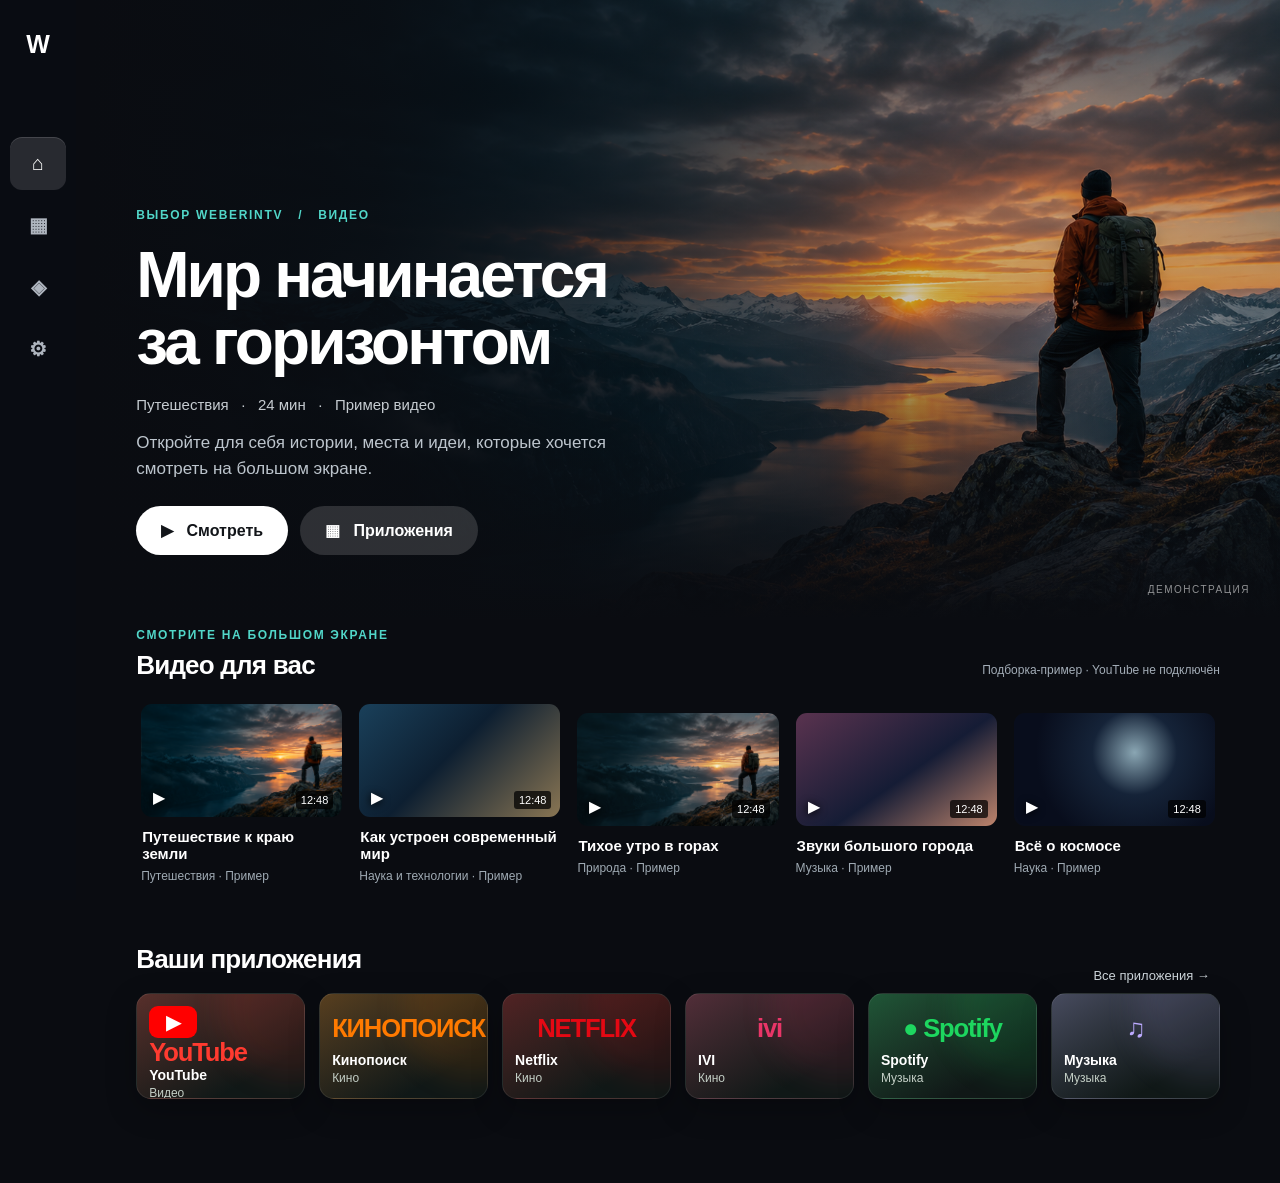
<file: prototype/index.html>
<!doctype html><html lang="ru"><head><meta charset="utf-8"><meta name="viewport" content="width=device-width,initial-scale=1"><title>WeberinTV — прототип</title><link rel="stylesheet" href="style.css"></head><body><div id="app"></div><script src="app.js"></script></body></html>
</file>
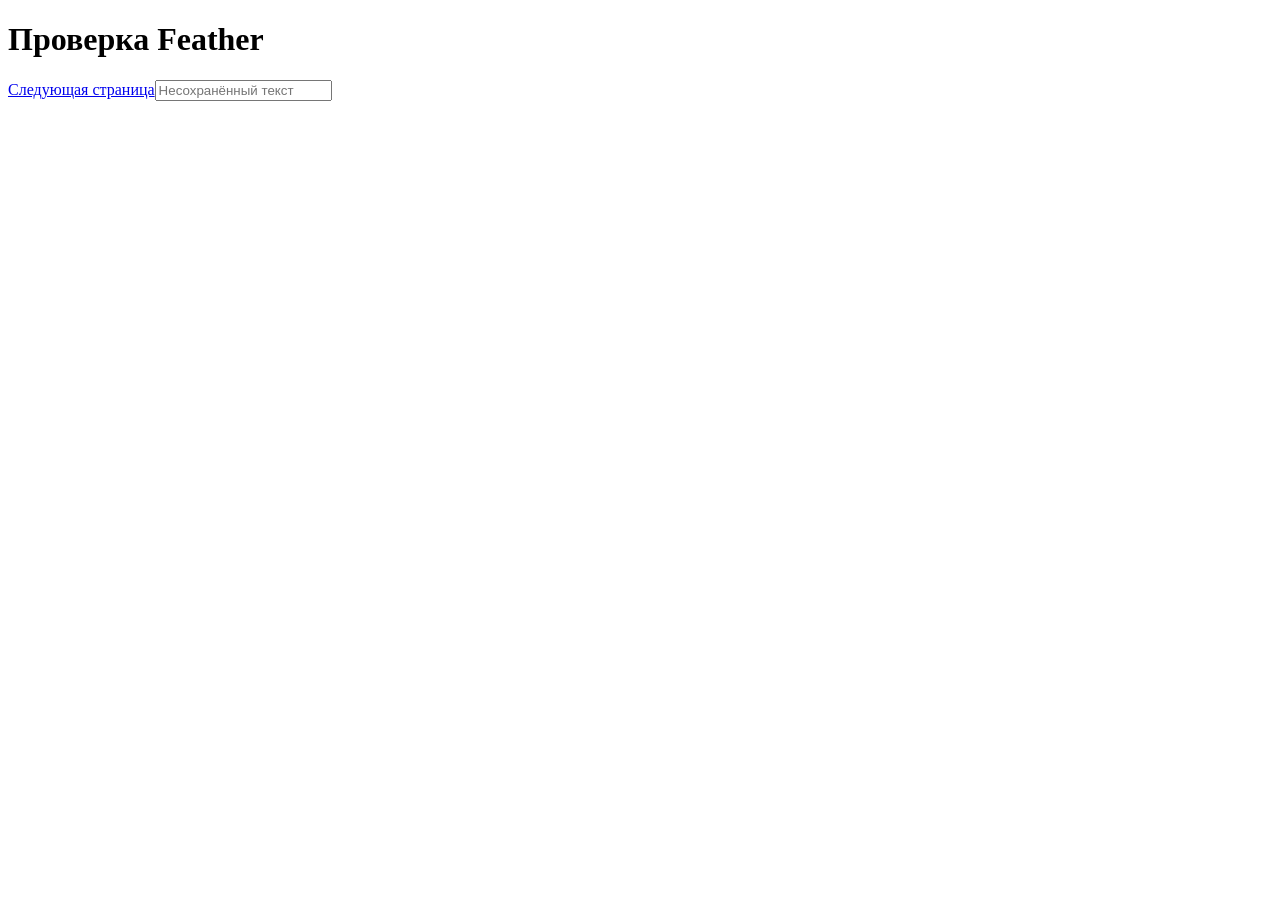
<file: tests/fixture/index.html>
<!doctype html><html lang="ru"><meta charset="utf-8"><title>Проверка Feather</title><body><h1>Проверка Feather</h1><a href="second.html">Следующая страница</a><input placeholder="Несохранённый текст"></body></html>
</file>
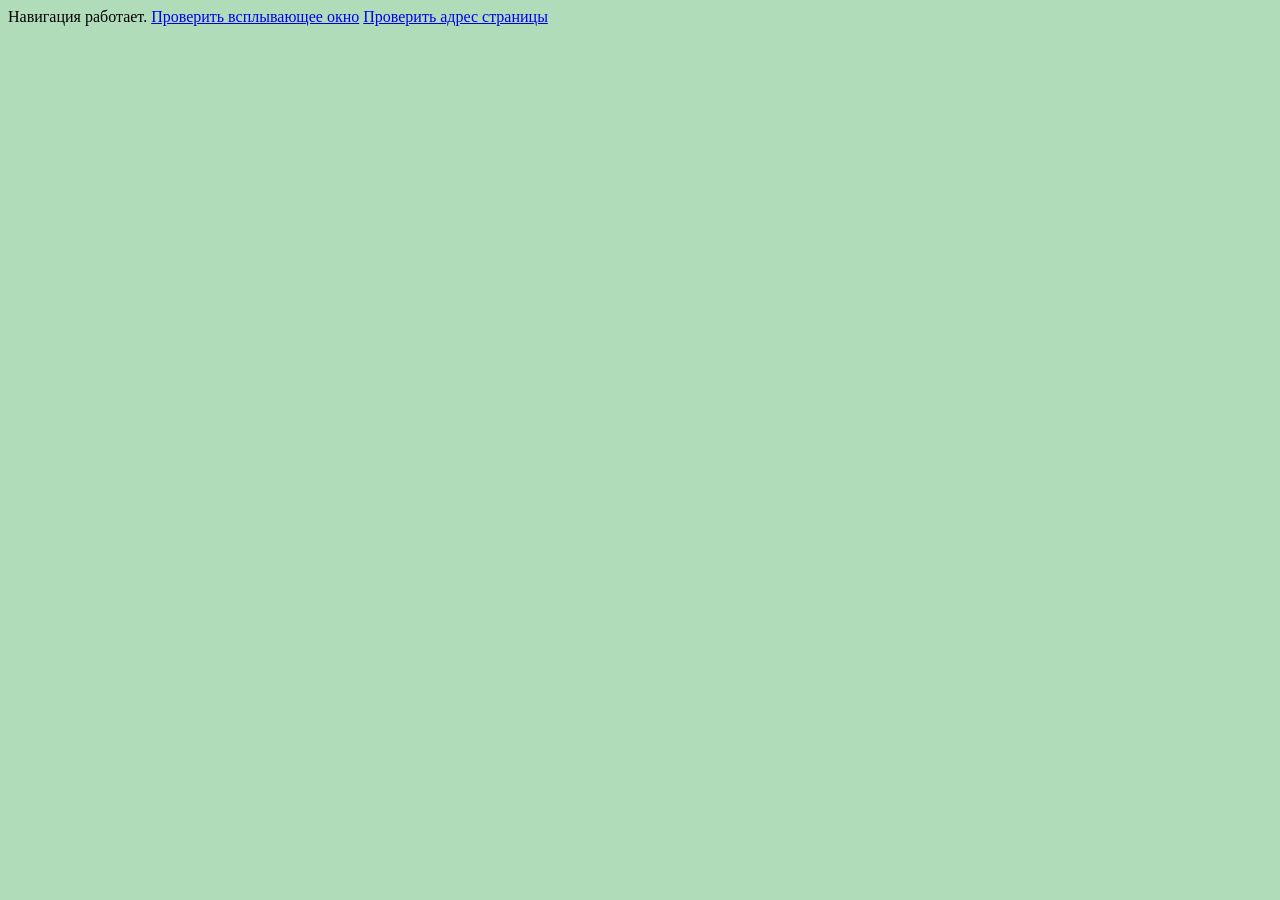
<file: tests/fixture/second.html>
<!doctype html><html lang="ru"><meta charset="utf-8"><title>Вторая страница</title><body style="background:rgb(177,220,186)">Навигация работает. <a href="/popup.html" target="_blank">Проверить всплывающее окно</a> <a href="about:blank">Проверить адрес страницы</a></body></html>
</file>
<file: prototype/style.css>
*{box-sizing:border-box} :root{--accent:#bbdf87;--tile:1;--speed:.22s} body{margin:0;background:#101815;color:#f4f6ef;font:16px system-ui,sans-serif} button,select,input{font:inherit} button{color:inherit;cursor:pointer} #app{min-height:100vh;background:linear-gradient(90deg,rgba(10,20,17,.97),rgba(10,20,17,.62) 63%,rgba(10,20,17,.35)),var(--wall);background-size:cover;background-position:center;transition:background var(--speed)} .shell{min-height:100vh;display:flex}.sidebar{width:220px;padding:32px 18px;border-right:1px solid #ffffff12;display:flex;flex-direction:column;gap:8px}.brand{font-weight:800;letter-spacing:.04em;font-size:22px;margin:4px 12px 46px}.brand span{color:var(--accent)} .navbtn,.control,.back{background:transparent;border:0;border-radius:12px;padding:14px 16px;text-align:left;color:#c5d0c5}.navbtn.active{background:#ffffff18;color:white}.navbtn.active:before{content:'●';color:var(--accent);margin-right:10px}.content{flex:1;min-width:0;padding:36px 5vw 50px}.topbar{display:flex;justify-content:space-between;align-items:center;color:#c8d1c8}.topnav{display:flex;gap:5px;margin-top:20px}.topnav .navbtn{padding:10px 15px}.clock{font-size:15px}.hero{padding:8vh 0 5vh;max-width:720px}.eyebrow{color:var(--accent);letter-spacing:.18em;font-size:12px;font-weight:700;text-transform:uppercase}.hero h1{font-size:clamp(38px,5vw,70px);line-height:1.03;letter-spacing:-.045em;margin:15px 0}.hero p{color:#c4d0c6;font-size:18px;line-height:1.5;max-width:560px}.primary{background:var(--accent);color:#152116;border:0;border-radius:12px;padding:14px 23px;font-weight:750}.sectionhead{display:flex;align-items:center;justify-content:space-between;margin:0 0 18px}.sectionhead h2{font-size:21px;margin:0}.muted{color:#aebbb0;font-size:14px}.tiles{display:grid;grid-template-columns:repeat(auto-fill,minmax(calc(150px * var(--tile)),1fr));gap:14px}.tile{border:1px solid #ffffff18;background:#ffffff10;min-height:calc(112px * var(--tile));border-radius:17px;padding:18px;text-align:left;display:flex;flex-direction:column;justify-content:space-between;transition:transform var(--speed),background var(--speed)}.tile:hover{background:#ffffff20}.tile .icon{font-weight:900;font-size:24px;color:var(--icon)}.tile small{color:#b3c0b5}.tile strong{display:block;font-size:16px}.panel{max-width:960px}.panel h1{font-size:40px;margin:40px 0 8px}.panel>p{color:#b9c7bb}.settings-grid{display:grid;grid-template-columns:1fr 1fr;gap:12px;margin-top:30px}.setting{background:#ffffff0c;border:1px solid #ffffff12;border-radius:16px;padding:17px;display:flex;align-items:center;justify-content:space-between;gap:15px}.setting strong{display:block}.setting small{color:#aebbb0}.setting select,.setting input{background:#202f27;color:white;border:1px solid #ffffff30;border-radius:9px;padding:9px;max-width:160px}.setting input[type=color]{width:50px;height:40px;padding:3px}.setting button{background:#ffffff16;border:0;border-radius:9px;padding:10px}.notice{background:#d9ad4b20;border:1px solid #d9ad4b66;border-radius:16px;padding:18px;line-height:1.5;margin:25px 0}.status{background:#ffffff0c;border-radius:16px;padding:20px;margin:12px 0}.status button{float:right;background:#ffffff18;border:0;border-radius:10px;padding:10px}.toast{position:fixed;bottom:30px;right:30px;background:#e3eedc;color:#172419;padding:14px 20px;border-radius:12px;z-index:5} :focus-visible{outline:3px solid var(--accent)!important;outline-offset:4px;transform:scale(1.025)}.minimal .sidebar{width:78px}.minimal .sidebar .label,.minimal .brand{font-size:0}.minimal .sidebar .brand:after{content:'W';font-size:24px;color:var(--accent)}.minimal .navbtn{font-size:0}.minimal .navbtn:first-letter{font-size:20px}.top .sidebar{display:none}.theme-light{filter:none}.theme-light .content,.theme-light .sidebar{background:#e8efe6dd;color:#172419}.theme-light .muted,.theme-light .hero p,.theme-light .panel>p,.theme-light .clock{color:#435547}.theme-light .tile,.theme-light .setting,.theme-light .status{background:#203d2016;color:#172419}.theme-light .navbtn{color:#253d2c}.theme-light .tile small{color:#435547}@media(max-width:700px){.sidebar{width:70px}.sidebar .label,.brand{font-size:0}.brand:after{content:'W';font-size:24px}.navbtn{font-size:0}.navbtn:first-letter{font-size:20px}.content{padding:24px}.settings-grid{grid-template-columns:1fr}.hero{padding:5vh 0}.topnav{overflow:auto}}
/* Кинематографичный телевизионный экран */
:root{--accent:#e8f4d9}body{background:#080b0d;font-family:Inter,"Segoe UI",Arial,sans-serif}#app{background:#0a1010;color:#f9faf7}.shell{max-width:1920px;margin:auto}.sidebar{width:210px;background:#090e0df0;border-right:1px solid #ffffff0d;padding:36px 18px}.brand{font-size:20px;letter-spacing:-.06em;margin:5px 12px 65px}.brand span{color:#d7edbd}.navbtn{font-weight:600;font-size:14px;color:#929d98;padding:15px 16px}.navbtn.active{background:#ffffff12;color:#fff}.navbtn.active:before{content:none}.content{padding:32px 4vw 54px}.topbar{position:relative;z-index:2;font-size:12px}.topbar .eyebrow{letter-spacing:.2em;color:#8e9d91}.clock{color:#c7d0c9;font-size:14px;text-transform:capitalize}.hero{position:relative;overflow:hidden;max-width:none;min-height:420px;margin:28px 0 38px;padding:0;border-radius:20px;background:linear-gradient(105deg,#101c1a 8%,#203b31 55%,#5c7761 100%);box-shadow:0 24px 70px #0005}.hero:after{content:'';position:absolute;inset:0;background:linear-gradient(90deg,#080f0eec 0%,#0c1714bd 38%,transparent 78%),linear-gradient(0deg,#0a1511a8,transparent 65%);pointer-events:none}.hero-copy{position:relative;z-index:1;padding:68px 6%;max-width:720px}.hero .eyebrow{font-size:10px;letter-spacing:.22em;color:#d3e9c1}.hero h1{font-weight:700;font-size:clamp(42px,4.7vw,70px);letter-spacing:-.055em;line-height:1.02;margin:20px 0}.hero h1 span{color:#c3e5a4}.hero p{font-size:16px;color:#c4d1c7;line-height:1.6;margin-bottom:28px}.primary,.hero-secondary{padding:15px 21px;border-radius:9px;font-size:14px;font-weight:700}.primary{background:#f3f7ed;color:#101b14}.hero-secondary{border:1px solid #ffffff45;color:white;background:#ffffff12;margin-left:10px}.hero-art{position:absolute;inset:0;overflow:hidden;background:radial-gradient(ellipse at 78% 25%,#d3dbbc80,transparent 25%),radial-gradient(ellipse at 70% 100%,#9bb791,transparent 46%),linear-gradient(135deg,#132f27,#708773)}.orb{position:absolute;border-radius:50%;filter:blur(1px)}.orb-one{width:370px;height:370px;right:12%;top:-100px;border:1px solid #e8f6dd70;box-shadow:0 0 80px #cfe8b126,inset 0 0 80px #d6e8c52b;background:radial-gradient(circle at 35% 35%,#dbe8c344,#55705d22 60%,#1d3c3177)}.orb-two{width:230px;height:230px;right:2%;bottom:-120px;background:#dbeaca38;filter:blur(30px)}.horizon{position:absolute;width:80%;height:290px;right:-8%;bottom:-190px;border-radius:50%;background:#172d24;box-shadow:0 -12px 80px #172d24}.sectionhead{margin-bottom:18px}.sectionhead h2{font-size:24px;letter-spacing:-.035em}.section-kicker{font-size:10px;letter-spacing:.19em;color:#94aa97;font-weight:700;margin-bottom:8px}.sectionhead .control{font-size:13px;color:#c7d2c9}.tiles{grid-template-columns:repeat(auto-fill,minmax(calc(190px * var(--tile)),1fr));gap:16px}.tile{position:relative;overflow:hidden;min-height:calc(155px * var(--tile));padding:20px;border:1px solid #ffffff16;border-radius:15px;background:linear-gradient(150deg,color-mix(in srgb,var(--icon) 25%,#202b29),#101817 75%);box-shadow:0 10px 30px #0004}.tile:after{content:'';position:absolute;width:140px;height:140px;border-radius:50%;right:-55px;top:-55px;background:var(--icon);opacity:.12;filter:blur(15px)}.tile .icon{font-size:clamp(18px,2vw,29px);letter-spacing:-.045em;font-weight:900;color:var(--icon);margin:auto;align-self:center}.tile strong{font-size:14px}.tile small{font-size:12px;color:#c3cec5}.tile:hover{transform:translateY(-4px);background:linear-gradient(150deg,color-mix(in srgb,var(--icon) 35%,#26352e),#15201c)}:focus-visible{outline:3px solid #f1f8e8!important;outline-offset:4px;transform:scale(1.045);box-shadow:0 10px 40px #0008}.panel h1{letter-spacing:-.05em}.setting{background:#ffffff0a}.top .content{padding-top:30px}.top .hero{margin-top:18px}@media(max-width:700px){.hero{min-height:390px}.hero-copy{padding:50px 25px}.hero h1{font-size:39px}.hero-secondary{margin:10px 0 0}.tiles{grid-template-columns:repeat(2,minmax(0,1fr))}}
.hero-art{background:radial-gradient(ellipse at 78% 25%,#d3dbbc80,transparent 25%),radial-gradient(ellipse at 70% 100%,#9bb79166,transparent 46%),var(--wall)}
/* Главный экран: приложения на первом плане. */
#app{background:radial-gradient(ellipse at 65% 13%,#879dbb 0%,#677b9b 28%,#384b6d 58%,#182841 100%);min-height:100vh}.shell{max-width:none}.sidebar{background:#18294438;backdrop-filter:blur(24px);border-right:1px solid #ffffff1c;width:170px;padding:35px 15px}.brand{font-size:19px;margin:4px 8px 68px;letter-spacing:-.06em;color:#fff}.brand span{color:#fff}.navbtn{font-size:14px;color:#ffffffbc;padding:15px 13px}.navbtn.active{background:#ffffff2c;color:#fff;box-shadow:inset 0 1px #ffffff22}.content{padding:34px 4.5vw 48px}.topbar{color:white}.topbar .eyebrow{color:#ffffffa8}.clock{color:#ffffffd9}.tv-home{padding-top:9vh}.tv-heading{display:flex;justify-content:space-between;align-items:end;margin-bottom:9vh}.tv-greeting{font-size:16px;font-weight:500;color:#ffffffbb;margin-bottom:7px}.tv-heading h1{font-size:clamp(38px,4vw,64px);line-height:1.05;letter-spacing:-.05em;margin:0;font-weight:700;text-shadow:0 2px 18px #1a294d55}.tv-heading h1 span{color:#fff}.tv-edit,.tv-all{border:0;background:#ffffff1c;color:white;border-radius:12px;padding:13px 17px;font-size:14px;font-weight:600;backdrop-filter:blur(16px)}.tv-feature{display:flex;justify-content:space-between;align-items:center;margin-bottom:18px}.tv-feature-label{font-size:12px;letter-spacing:.16em;font-weight:700;color:#ffffffe0}.tv-feature-note{font-size:14px;color:#ffffffb0}.tv-home .tiles{display:grid;grid-template-columns:repeat(6,minmax(0,1fr));gap:18px}.tv-home .tile{aspect-ratio:1.14;min-height:0;padding:0;border:1px solid #ffffff35;border-radius:22px;box-shadow:0 15px 35px #101c3770,inset 0 1px #ffffff5e;background:linear-gradient(150deg,color-mix(in srgb,var(--icon) 50%,#242943),color-mix(in srgb,var(--icon) 18%,#0f1729));transition:transform var(--speed),box-shadow var(--speed)}.tv-home .tile:after{width:160px;height:160px;top:-70px;right:-50px;opacity:.23}.tv-home .tile .icon{font-size:clamp(18px,2.1vw,34px);letter-spacing:-.05em;color:#fff;text-align:center;text-shadow:0 2px 15px #0004}.tv-home .tile>span:last-child{position:absolute;left:17px;bottom:14px;right:12px}.tv-home .tile strong{font-size:13px;color:#ffffffd9}.tv-home .tile small{display:none}.tv-home .tile:hover,.tv-home .tile:focus-visible{transform:scale(1.07) translateY(-7px);box-shadow:0 22px 48px #0c173b99,0 0 0 4px #fff;outline:0!important;z-index:2}.tv-footer{display:flex;justify-content:space-between;align-items:center;margin-top:30px;color:#ffffffa6;font-size:13px}.tv-all{background:transparent;color:white}.top .sidebar{display:none}.top .tv-home{padding-top:7vh}.theme-light .content,.theme-light .sidebar{background:#e8efe6dd}.theme-light .tv-home{color:#1d2b36}.theme-light .tv-greeting,.theme-light .tv-feature-label,.theme-light .tv-feature-note,.theme-light .tv-footer{color:#34475a}.minimal .sidebar{width:78px}@media(max-width:1000px){.tv-home .tiles{grid-template-columns:repeat(3,minmax(0,1fr))}.tv-heading{margin-bottom:5vh}.tv-home{padding-top:5vh}}@media(max-width:600px){.tv-home .tiles{grid-template-columns:repeat(2,minmax(0,1fr))}.tv-feature-note,.tv-edit span{display:none}.tv-heading h1{font-size:35px}.tv-home .tile{aspect-ratio:1.3}.tv-footer{align-items:flex-start;gap:10px}}
#app{background:linear-gradient(130deg,#748eaa88,#101c3c99),var(--wall);background-size:cover}
.tv-home .tiles{grid-template-columns:repeat(5,minmax(0,1fr));gap:22px}.tv-home .tile .icon{font-size:clamp(16px,1.8vw,28px);max-width:94%;overflow:hidden}.tv-home .tile{aspect-ratio:1.25}@media(max-width:1000px){.tv-home .tiles{grid-template-columns:repeat(3,minmax(0,1fr))}}@media(max-width:600px){.tv-home .tiles{grid-template-columns:repeat(2,minmax(0,1fr))}}
/* Композиция по образцу открытого лаунчера CleanYourTV. */
.home-screen{background:#070809!important}.home-screen .sidebar,.home-screen .topbar,.home-screen .content>.topnav{display:none}.home-screen .content{padding:0;min-height:100vh}.clean-home{min-height:100vh;padding:5vh 6vw;color:white;background:radial-gradient(ellipse at 50% 40%,#202126 0%,#0a0b0e 68%)}.clean-header{display:flex;justify-content:space-between;align-items:end;gap:20px}.clean-greeting{font-size:13px;letter-spacing:.23em;font-weight:700;color:#a2a2a8}.clean-time{font-size:clamp(48px,5vw,72px);font-weight:300;letter-spacing:-.06em;line-height:1.2}.clean-time span{font-size:15px;letter-spacing:.14em;text-transform:uppercase;color:#a5a5aa;border-left:1px solid #555;padding-left:20px;margin-left:22px;vertical-align:middle}.clean-actions{display:flex;gap:12px;padding-bottom:7px}.clean-actions button{color:white;border:1px solid #ffffff35;border-radius:50px;background:linear-gradient(#333438,#1b1c20);padding:15px 23px;font-size:15px;font-weight:650;white-space:nowrap}.clean-dock{margin-top:14vh;padding:17px;background:#ffffff12;border:1px solid #ffffff20;border-radius:32px}.clean-home .tiles{display:grid!important;grid-template-columns:repeat(4,minmax(0,1fr))!important;gap:3vw}.clean-home .tile{height:auto;aspect-ratio:1.8;min-height:0;border-radius:19px;padding:10px;display:flex;justify-content:center;align-items:center;box-shadow:0 3px 10px #0004;border:1px solid #ffffff25;background:#f5f5f5;color:#111;overflow:visible}.clean-home .tile:after{display:none}.clean-home .tile .icon{font-size:clamp(20px,2.2vw,35px);line-height:1;letter-spacing:-.04em;text-align:center;color:#111;margin:auto;font-weight:850}.clean-home .tile>span:last-child{display:none}.clean-home .tile[data-app="Netflix"] .icon{color:#e50914;letter-spacing:.02em}.clean-home .tile[data-app="Кинопоиск"]{background:linear-gradient(125deg,#ff8c16,#ec421b)}.clean-home .tile[data-app="Кинопоиск"] .icon{color:white;font-size:clamp(16px,1.7vw,27px)}.clean-home .tile[data-app="IVI"]{background:linear-gradient(125deg,#8a40ef,#e8006c)}.clean-home .tile[data-app="IVI"] .icon{color:white;font-size:50px}.clean-home .tile[data-app="Spotify"]{background:#1db954}.clean-home .tile[data-app="Музыка"]{background:linear-gradient(145deg,#fc6a78,#f22a55)}.clean-home .tile[data-app="Музыка"] .icon{color:#fff;font-size:60px}.clean-home .tile[data-app="Галерея"]{background:linear-gradient(135deg,#5895e8,#bba2f3)}.clean-home .tile[data-app="Настройки ТВ"]{background:linear-gradient(#aeb4bd,#727985)}.clean-home .tile:focus-visible,.clean-home .tile:hover{outline:4px solid #fff!important;outline-offset:3px;transform:scale(1.045);box-shadow:0 12px 32px #0009;z-index:2}.youtube-play{display:inline-flex;align-items:center;justify-content:center;width:48px;height:32px;background:#f00;color:#fff;border-radius:9px;font-size:19px;vertical-align:middle;letter-spacing:0}.clean-more{padding:0 17px;margin-top:6vh}.clean-caption{height:30px;margin:16px 17px;text-align:center;font-weight:600;color:#ddd}@media(max-width:800px){.clean-header{align-items:start;flex-direction:column}.clean-actions{flex-wrap:wrap}.clean-dock{margin-top:8vh}.clean-home .tiles{grid-template-columns:repeat(2,minmax(0,1fr))!important;gap:16px}.clean-time span{font-size:10px;margin-left:8px;padding-left:10px}.clean-home .tile .icon{font-size:20px}}
.clean-home{background:linear-gradient(#000b,#000c),var(--wall)}
/* Экран Explore по композиции CleanYourTV UI. */
.explore-screen{background:#0a0c11!important}.explore-screen .sidebar{position:fixed;z-index:5;top:0;bottom:0;width:76px;padding:30px 10px;background:#0a0d13e8;border:0}.explore-screen .brand{font-size:0;margin:0 0 70px;text-align:center}.explore-screen .brand:after{content:'W';font-size:25px;color:#fff}.explore-screen .navbtn{font-size:20px;text-align:center;padding:15px 0;color:#aeb5be}.explore-screen .navbtn .label{display:none}.explore-screen .navbtn.active{background:#ffffff20;color:white}.explore-screen .content{padding:0 0 60px 76px;min-width:0}.explore-screen .topbar,.explore-screen .content>.topnav{display:none}.explore{background:#0a0c11;min-height:100vh;color:white}.explore-hero{height:min(65vw,620px);min-height:470px;position:relative;background:#172d34 url('assets/hero.png') center 42%/cover no-repeat}.explore-shade{position:absolute;inset:0;background:linear-gradient(90deg,#0a0c11 1%,#0a0c11de 25%,#0a0c1138 70%),linear-gradient(0deg,#0a0c11 0%,transparent 45%)}.explore-copy{position:absolute;z-index:1;left:5%;bottom:65px;max-width:620px}.explore-label,.video-eyebrow{font-size:12px;letter-spacing:.14em;color:#51d6c8;font-weight:750}.explore-copy h1{font-size:clamp(40px,5vw,68px);line-height:1.05;letter-spacing:-.045em;margin:20px 0}.explore-meta{color:#c6ccd1;font-size:15px}.explore-description{color:#bdc5cd;font-size:17px;line-height:1.5;max-width:520px}.explore-buttons{display:flex;gap:12px;margin-top:25px}.explore-play,.explore-more{border:0;border-radius:30px;padding:15px 25px;font-weight:700}.explore-play{background:#fff;color:#121519}.explore-more{background:#ffffff25;color:#fff}.explore-mark{position:absolute;right:30px;bottom:25px;font-size:10px;letter-spacing:.15em;color:#ffffff8a}.video-section,.apps-section{padding:8px 5% 24px}.video-header{display:flex;justify-content:space-between;align-items:end;gap:20px}.video-header h2{font-size:26px;letter-spacing:-.03em;margin:8px 0 18px}.video-header>span{font-size:12px;color:#a3adb7;margin-bottom:22px}.video-rail{display:grid;grid-template-columns:repeat(5,minmax(180px,1fr));gap:17px;overflow-x:auto;padding:5px 5px 20px}.video-card{background:transparent;border:0;padding:0;text-align:left;min-width:0}.video-art{display:block;position:relative;aspect-ratio:16/9;border-radius:11px;overflow:hidden;background:#2a4850 url('assets/hero.png') center/cover}.video-card.tech .video-art{background:linear-gradient(135deg,#1a405a,#0d1f31 45%,#897553)}.video-card.mountain .video-art{background-position:70% 25%;filter:saturate(.7)}.video-card.city .video-art{background:linear-gradient(145deg,#5a334f,#151c35 55%,#bd846c)}.video-card.space .video-art{background:radial-gradient(circle at 60% 35%,#8aa6b3,#152338 30%,#080d1c 70%)}.video-play{position:absolute;left:12px;bottom:10px;color:white;text-shadow:0 1px 8px #000}.video-duration{position:absolute;right:9px;bottom:8px;padding:3px 5px;background:#000b;border-radius:3px;font-size:11px}.video-card strong{display:block;font-size:15px;margin:11px 1px 4px}.video-card small{color:#9faab3;font-size:12px}.video-card:focus-visible{outline:0!important;transform:scale(1.03)}.video-card:focus-visible .video-art{outline:3px solid white;outline-offset:3px}.apps-section .tiles{grid-template-columns:repeat(6,minmax(130px,1fr));gap:14px}.apps-section .tile{min-height:100px;aspect-ratio:1.6;padding:12px}.all-apps{background:none;border:0;color:#ccd4d9;font-size:13px;padding:10px}.explore-screen .sidebar .navbtn.active:before{content:none}@media(max-width:800px){.explore-hero{min-height:460px}.video-rail{grid-template-columns:repeat(5,210px)}.apps-section .tiles{grid-template-columns:repeat(2,1fr)}.video-header>span{display:none}.explore-copy h1{font-size:40px}}
</file>
